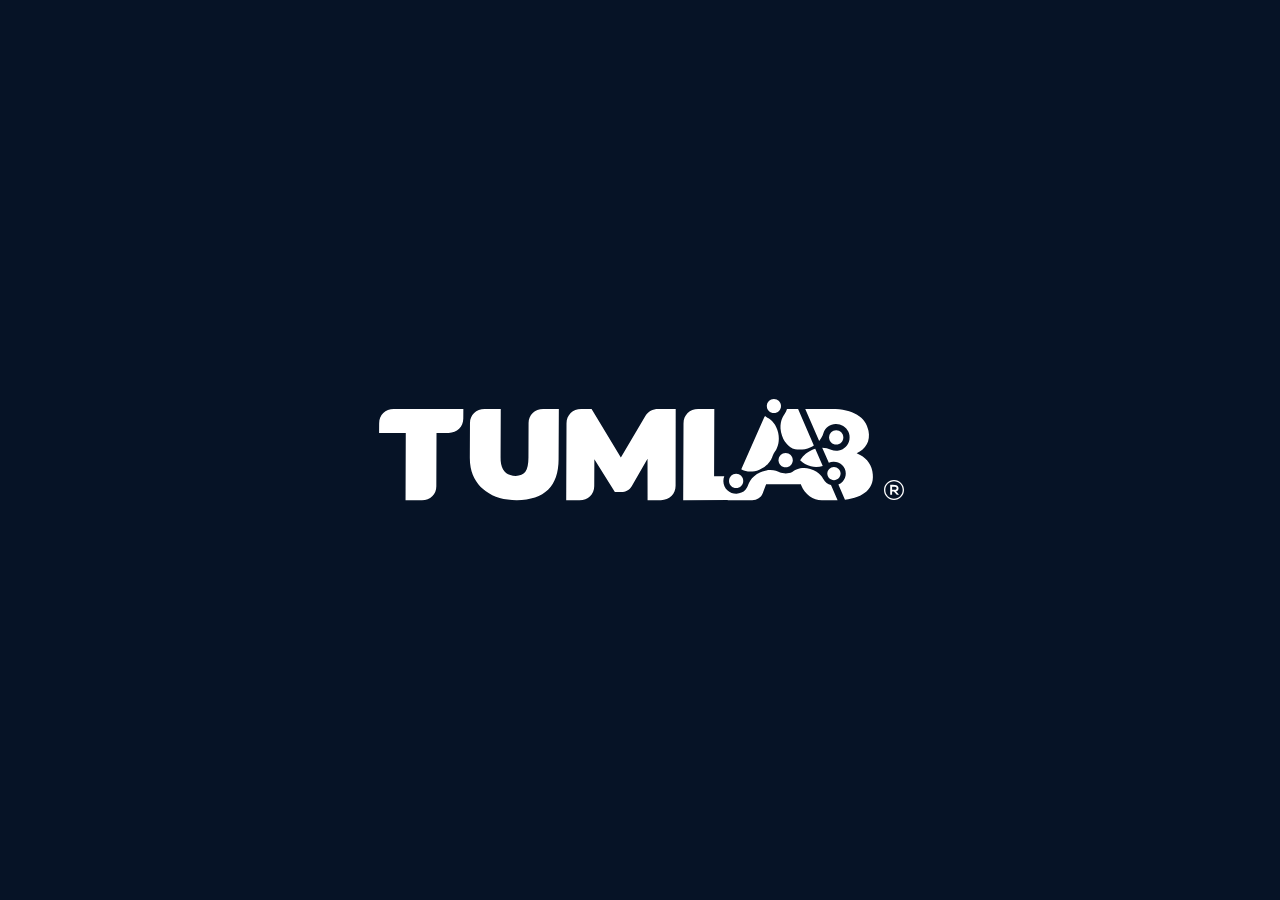
<file: index.html>
<!DOCTYPE html>
<html lang="en">
  <head>
    <title>Tumlab Apps</title>
    <meta charset="UTF-8" />
    <meta http-equiv="X-UA-Compatible" content="IE=edge" />
    <meta name="viewport" content="width=device-width, initial-scale=1.0" />

    <link rel="stylesheet" href="./assets/css/swiper-bundle.min.css" />
    <link rel="stylesheet" href="./assets/css/bootstrap.css" />
    <link rel="stylesheet" href="./style/index.css" />
    <link rel="stylesheet" href="./style/wrapperContent.css" />
    <link rel="stylesheet" href="./style/button.css" />
  </head>
  <body>
    <div class="intro">
      <logo-component animate></logo-component>
    </div>

    <div class="swiper"></div>

    <dialog class="modal-config">
      <div class="modal-center-content">
        <h1
          class="modal-title"
          data-section="configurations"
          data-value="title"
        >
          Configuration
        </h1>
        <div class="wrapper-config">
          <ul class="config-list-tab-desktop"></ul>
          <div class="config-list-content"></div>
        </div>
      </div>
    </dialog>

    <div class="overlay"></div>
    <header class="header" style="display: none">
      <logo-component class="logo" size="20px"></logo-component>
      <ul class="menu-list"></ul>
      <div class="menu-section-btns">
        <div id="menuToggle">
          <input title="menu" type="checkbox" />
          <span></span>
          <span></span>
          <span></span>
          <div id="menu-mobile">
            <h5>Menu</h5>
            <ul class="list-mobile"></ul>
            <hr />
            <div class="btn-sections">
              <button
                title="restart"
                type="button"
                class="btn-icon-mobile btn-restart"
              >
                <svg width="16" height="17" viewBox="0 0 16 17" fill="none">
                  <path
                    fill-rule="evenodd"
                    clip-rule="evenodd"
                    d="M5.33301 1.83333H13.333C14.0663 1.83333 14.6663 2.43333 14.6663 3.16666V11.1667C14.6663 11.9 14.0663 12.5 13.333 12.5H5.33301C4.59967 12.5 3.99967 11.9 3.99967 11.1667V3.16666C3.99967 2.43333 4.59967 1.83333 5.33301 1.83333ZM1.33301 4.49999H2.66634V13.8333H11.9997V15.1667H2.66634C1.93301 15.1667 1.33301 14.5667 1.33301 13.8333V4.49999ZM13.333 11.1667H5.33301V3.16666H13.333V11.1667ZM7.99967 10.1667V4.16666L11.9997 7.16666L7.99967 10.1667Z"
                    fill="#6B7280"
                  />
                </svg>
                Onboarding
              </button>

              <details class="btn-configurations-mobile">
                <summary class="btn-icon-mobile">
                  <svg width="16" height="17" viewBox="0 0 16 17" fill="none">
                    <path
                      d="M12.9533 9.15334C12.98 8.94 13 8.72667 13 8.5C13 8.27334 12.98 8.06 12.9533 7.84667L14.36 6.74667C14.4867 6.64667 14.52 6.46667 14.44 6.32L13.1067 4.01334C13.0267 3.86667 12.8467 3.81334 12.7 3.86667L11.04 4.53334C10.6933 4.26667 10.32 4.04667 9.91333 3.88L9.66 2.11334C9.64 1.95334 9.5 1.83334 9.33333 1.83334H6.66667C6.5 1.83334 6.36 1.95334 6.34 2.11334L6.08667 3.88C5.68 4.04667 5.30667 4.27334 4.96 4.53334L3.3 3.86667C3.14667 3.80667 2.97333 3.86667 2.89333 4.01334L1.56 6.32C1.47333 6.46667 1.51333 6.64667 1.64 6.74667L3.04667 7.84667C3.02 8.06 3 8.28 3 8.5C3 8.72 3.02 8.94 3.04667 9.15334L1.64 10.2533C1.51333 10.3533 1.48 10.5333 1.56 10.68L2.89333 12.9867C2.97333 13.1333 3.15333 13.1867 3.3 13.1333L4.96 12.4667C5.30667 12.7333 5.68 12.9533 6.08667 13.12L6.34 14.8867C6.36 15.0467 6.5 15.1667 6.66667 15.1667H9.33333C9.5 15.1667 9.64 15.0467 9.66 14.8867L9.91333 13.12C10.32 12.9533 10.6933 12.7267 11.04 12.4667L12.7 13.1333C12.8533 13.1933 13.0267 13.1333 13.1067 12.9867L14.44 10.68C14.52 10.5333 14.4867 10.3533 14.36 10.2533L12.9533 9.15334ZM8 10.8333C6.71333 10.8333 5.66667 9.78667 5.66667 8.5C5.66667 7.21334 6.71333 6.16667 8 6.16667C9.28667 6.16667 10.3333 7.21334 10.3333 8.5C10.3333 9.78667 9.28667 10.8333 8 10.8333Z"
                      fill="#6B7280"
                    />
                  </svg>
                  Configuration
                  <svg
                    class="arrow"
                    width="12"
                    height="13"
                    viewBox="0 0 12 13"
                    fill="none"
                  >
                    <path
                      d="M10.8017 9.98569C10.4839 9.98563 10.179 9.86291 9.95433 9.64455L6.00749 5.81043L2.06066 9.64455C1.95009 9.75575 1.81784 9.84445 1.67161 9.90547C1.52538 9.96649 1.36811 9.99861 1.20897 9.99996C1.04982 10.0013 0.892 9.97184 0.744702 9.9133C0.597404 9.85475 0.463583 9.7683 0.351048 9.65898C0.238512 9.54965 0.149516 9.41966 0.0892518 9.27657C0.0289875 9.13347 -0.00133766 8.98016 4.52538e-05 8.82556C0.00142816 8.67096 0.0344918 8.51818 0.0973067 8.37613C0.160122 8.23407 0.25143 8.1056 0.365904 7.99819L5.16012 3.3409C5.38488 3.12262 5.68968 3 6.00749 3C6.32531 3 6.63011 3.12262 6.85487 3.3409L11.6491 7.99819C11.8167 8.16102 11.9308 8.36847 11.977 8.59429C12.0232 8.82011 11.9995 9.05418 11.9088 9.2669C11.8181 9.47962 11.6645 9.66145 11.4674 9.78939C11.2704 9.91733 11.0387 9.98564 10.8017 9.98569Z"
                      fill="white"
                    />
                  </svg>
                </summary>
                <ul class="config-list-tab-mobile"></ul>
              </details>
            </div>
          </div>
        </div>
        <button title="restart" type="button" class="btn-icon btn-restart">
          <svg width="24" height="24" viewBox="0 0 24 24" fill="none">
            <path
              fill-rule="evenodd"
              clip-rule="evenodd"
              d="M8 2H20C21.1 2 22 2.9 22 4V16C22 17.1 21.1 18 20 18H8C6.9 18 6 17.1 6 16V4C6 2.9 6.9 2 8 2ZM2 6H4V20H18V22H4C2.9 22 2 21.1 2 20V6ZM20 16H8V4H20V16ZM12 14.5V5.5L18 10L12 14.5Z"
              fill="white"
            />
          </svg>
        </button>
        <button title="config" type="button" class="btn-icon btn-config">
          <svg width="24" height="24" viewBox="0 0 24 24" fill="none">
            <path
              d="M19.43 12.98C19.47 12.66 19.5 12.34 19.5 12C19.5 11.66 19.47 11.34 19.43 11.02L21.54 9.37C21.73 9.22 21.78 8.95 21.66 8.73L19.66 5.27C19.54 5.05 19.27 4.97 19.05 5.05L16.56 6.05C16.04 5.65 15.48 5.32 14.87 5.07L14.49 2.42C14.46 2.18 14.25 2 14 2H9.99996C9.74996 2 9.53996 2.18 9.50996 2.42L9.12996 5.07C8.51996 5.32 7.95996 5.66 7.43996 6.05L4.94996 5.05C4.71996 4.96 4.45996 5.05 4.33996 5.27L2.33996 8.73C2.20996 8.95 2.26996 9.22 2.45996 9.37L4.56996 11.02C4.52996 11.34 4.49996 11.67 4.49996 12C4.49996 12.33 4.52996 12.66 4.56996 12.98L2.45996 14.63C2.26996 14.78 2.21996 15.05 2.33996 15.27L4.33996 18.73C4.45996 18.95 4.72996 19.03 4.94996 18.95L7.43996 17.95C7.95996 18.35 8.51996 18.68 9.12996 18.93L9.50996 21.58C9.53996 21.82 9.74996 22 9.99996 22H14C14.25 22 14.46 21.82 14.49 21.58L14.87 18.93C15.48 18.68 16.04 18.34 16.56 17.95L19.05 18.95C19.28 19.04 19.54 18.95 19.66 18.73L21.66 15.27C21.78 15.05 21.73 14.78 21.54 14.63L19.43 12.98ZM12 15.5C10.07 15.5 8.49996 13.93 8.49996 12C8.49996 10.07 10.07 8.5 12 8.5C13.93 8.5 15.5 10.07 15.5 12C15.5 13.93 13.93 15.5 12 15.5Z"
              fill="white"
            />
          </svg>
        </button>
      </div>
    </header>

    <main class="main-container"></main>

    <footer class="footer" style="display: none">
      <span class="footer-version">v2.0.0</span>
      <svg width="92" height="65" viewBox="0 0 92 65" fill="none">
        <path
          fill-rule="evenodd"
          clip-rule="evenodd"
          d="M45.0689 4.77838V10.0601L34.5189 30.8351L30.3869 33.5647L45.0689 4.77838Z"
          fill="#384251"
        />
        <path
          fill-rule="evenodd"
          clip-rule="evenodd"
          d="M45.8726 4.77838V9.97282L56.3218 30.6592L60.6295 33.5647L45.8726 4.77838Z"
          fill="#384251"
        />
        <path
          fill-rule="evenodd"
          clip-rule="evenodd"
          d="M45.8726 11.6452V23.8388L54.9158 29.7793L45.8726 11.6452Z"
          fill="#384251"
        />
        <path
          fill-rule="evenodd"
          clip-rule="evenodd"
          d="M45.0689 11.6452V23.8388L36.0134 29.7793L45.0689 11.6452Z"
          fill="#384251"
        />
        <path
          fill-rule="evenodd"
          clip-rule="evenodd"
          d="M36.0134 30.8351L45.3958 24.5849L54.9158 30.8351H36.0134Z"
          fill="#384251"
        />
        <path
          fill-rule="evenodd"
          clip-rule="evenodd"
          d="M34.7832 31.539H56.0588L60.6295 34.5318H30.3869L34.7832 31.539Z"
          fill="#384251"
        />
        <path
          fill-rule="evenodd"
          clip-rule="evenodd"
          d="M13.4994 50.0496H19.1599C20.3574 50.0496 21.3369 51.0304 21.3369 52.2294V58.0091H18.7376V52.9579C18.7376 52.3808 18.2662 51.9102 17.6913 51.9102H14.9694C14.3931 51.9102 13.9231 52.3822 13.9231 52.9579V53.2034H17.6586V54.9262H13.9231V58.0091H11.3238V52.2294C11.3238 51.0304 12.3033 50.0496 13.5008 50.0496H13.4994ZM56.037 50.0592H66.2559V51.9361H62.4782V57.9463H59.8134V51.9361H56.0357V50.0592H56.037ZM84.0167 58.0131H86.7209V53.1952H84.0167V58.0131ZM91.8556 58.0732H89.2781V52.9101C89.2781 52.359 88.8285 51.9089 88.2781 51.9089H82.7334C82.183 51.9089 81.7334 52.359 81.7334 52.9101V58.0732H79.1559V52.4409C79.1559 51.1368 80.2022 50.0714 81.4814 50.0714H89.5301C90.8093 50.0714 91.8556 51.1382 91.8556 52.4409V58.0732ZM67.2722 50.0783V55.7106C67.2722 57.0146 68.3185 58.08 69.5977 58.08H75.013C76.2923 58.08 77.3385 57.0133 77.3385 55.7106V50.0783H74.761V55.2413C74.761 55.7924 74.3114 56.2426 73.761 56.2426H70.8511C70.3007 56.2426 69.8511 55.7924 69.8511 55.2413V50.0783H67.2736H67.2722ZM55.0425 58.0732V52.4409C55.0425 51.1368 53.9962 50.0714 52.717 50.0714H47.3017C46.0225 50.0714 44.9762 51.1382 44.9762 52.4409V58.0732H47.5537V52.9101C47.5537 52.359 48.0033 51.9089 48.5537 51.9089H51.4637C52.014 51.9089 52.4636 52.359 52.4636 52.9101V58.0732H55.0412H55.0425ZM35.6428 50.0783H43.7242V52.0194H33.9781V51.7465C33.9781 50.8299 34.7273 50.0783 35.6442 50.0783H35.6428ZM43.7242 55.0163V53.0752H33.835V55.0163H43.7242ZM35.6428 58.0732H43.7242V56.1321H33.9781V56.4049C33.9781 57.3216 34.7273 58.0732 35.6442 58.0732H35.6428ZM24.5616 58.0091H32.6198V56.1334H26.0629C25.4771 56.1334 24.9975 55.6533 24.9975 55.0667V50.0496H22.5426V55.9875C22.5426 57.0992 23.4513 58.0104 24.563 58.0104L24.5616 58.0091ZM0.00137329 50.0605H10.2203V51.9375H6.4425V57.9477H3.77777V51.9375H0.00137329V50.0605Z"
          fill="#384251"
        />
        <path
          d="M68.219 60.8204C67.9997 60.7495 67.7708 60.7141 67.5379 60.7141C67.2422 60.7141 66.9671 60.7645 66.7177 60.8627C66.4671 60.9609 66.2355 61.111 66.0284 61.3115C65.8145 61.5202 65.6538 61.7548 65.5502 62.0113C65.4453 62.265 65.3936 62.5515 65.3936 62.8625C65.3936 63.2185 65.4726 63.55 65.6292 63.8501C65.7859 64.1488 66.0134 64.4039 66.3063 64.6071C66.4848 64.7299 66.6769 64.824 66.8771 64.8868C67.0815 64.9509 67.2913 64.9823 67.5038 64.9823C67.7504 64.9823 67.9915 64.9454 68.2204 64.8704C68.4493 64.7968 68.6673 64.6849 68.8675 64.5403L68.9166 64.5048V63.5213L68.7108 63.7614C68.5501 63.9497 68.3689 64.0929 68.1754 64.1856C67.7776 64.378 67.2736 64.3725 66.8731 64.1625C66.6673 64.0533 66.4902 63.8965 66.3486 63.6946C66.2695 63.58 66.2082 63.4518 66.1687 63.314C66.1292 63.1762 66.1088 63.0207 66.1088 62.8529C66.1088 62.6415 66.1428 62.4464 66.211 62.2732C66.2777 62.1013 66.3812 61.9417 66.5161 61.8012C66.6455 61.6675 66.8009 61.5598 66.9793 61.4834C67.1564 61.407 67.3417 61.3688 67.527 61.3688C67.7613 61.3688 67.9765 61.4138 68.1673 61.5011C68.3594 61.5898 68.5446 61.7289 68.7163 61.9158L68.9193 62.1382V61.1792L68.8689 61.1437C68.6577 60.9964 68.4397 60.8859 68.2218 60.8164L68.219 60.8204Z"
          fill="#384251"
        />
        <path
          d="M77.5415 62.025C77.4339 61.7671 77.2772 61.5352 77.0729 61.3375C76.8713 61.141 76.6342 60.9869 76.3672 60.8805C75.8359 60.6677 75.2392 60.6677 74.7092 60.8805C74.4449 60.9869 74.2079 61.141 74.0049 61.3375C73.8005 61.5366 73.6412 61.7685 73.5308 62.0277C73.4232 62.2855 73.3687 62.5624 73.3687 62.8502C73.3687 63.138 73.4232 63.4136 73.5308 63.67C73.6398 63.9279 73.7992 64.1597 74.0035 64.3589C74.2052 64.5553 74.4422 64.7108 74.7079 64.82C74.9722 64.9277 75.2501 64.9823 75.5334 64.9823C75.8168 64.9823 76.0961 64.9277 76.3631 64.82C76.6301 64.7108 76.8672 64.5553 77.0702 64.3589C77.2745 64.1597 77.4325 63.9278 77.5388 63.6714C77.6451 63.415 77.6996 63.1394 77.6996 62.8502C77.6996 62.561 77.6451 62.2828 77.5388 62.025H77.5415ZM76.9898 63.4559C76.9108 63.6468 76.7963 63.816 76.6465 63.9674C76.4939 64.1202 76.3236 64.2361 76.1342 64.3152C75.9449 64.3944 75.746 64.4339 75.5362 64.4339C75.3264 64.4339 75.1247 64.3944 74.9367 64.3152C74.7501 64.2361 74.5798 64.1202 74.4259 63.966C74.2733 63.8119 74.1588 63.6414 74.0812 63.4518C74.0035 63.2635 73.9654 63.0617 73.9654 62.8489C73.9654 62.6361 74.0049 62.4301 74.0839 62.2378C74.1629 62.0454 74.2774 61.8735 74.4272 61.7208C74.5744 61.5707 74.7419 61.4561 74.9327 61.377C75.1234 61.2979 75.325 61.2583 75.5375 61.2583C75.7501 61.2583 75.9503 61.2979 76.1383 61.377C76.3277 61.4561 76.498 61.5707 76.6478 61.7208C76.7963 61.8694 76.9108 62.04 76.9898 62.235C77.0688 62.4287 77.1083 62.6347 77.1083 62.8489C77.1083 63.063 77.0688 63.2635 76.9898 63.4545V63.4559Z"
          fill="#384251"
        />
        <path
          d="M84.3287 62.7725C84.5276 62.5869 84.6284 62.3168 84.6284 61.969C84.6284 61.7712 84.593 61.5898 84.5249 61.4261C84.454 61.257 84.3532 61.1205 84.2238 61.0196C84.1202 60.9405 83.999 60.8832 83.8628 60.8505C83.7333 60.8191 83.5399 60.8041 83.2715 60.8041H82.2538V64.8786H82.9337V63.1926L84.2224 64.8786H85.1039L83.6339 63.0412C83.9268 63.018 84.1598 62.9266 84.3273 62.7711L84.3287 62.7725ZM82.8165 62.5938V61.3102H83.1639C83.514 61.3102 83.751 61.3593 83.875 61.4575C83.999 61.5571 84.0603 61.7289 84.0603 61.9745C84.0603 62.2036 84.0004 62.3632 83.8791 62.4546C83.7579 62.5474 83.5195 62.5924 83.1625 62.5924H82.8151L82.8165 62.5938Z"
          fill="#384251"
        />
        <path
          d="M91.56 61.0182C91.4496 60.9418 91.3188 60.8859 91.1731 60.8532C91.0314 60.8218 90.8148 60.8054 90.526 60.8054H89.605V64.8799H90.2848V63.1557H90.526C90.8189 63.1557 91.0314 63.1407 91.1744 63.108C91.3216 63.0753 91.451 63.018 91.56 62.9402C91.6989 62.842 91.8093 62.7056 91.8856 62.5337C91.9619 62.3659 92 62.1804 92 61.9785C92 61.7766 91.9619 61.5911 91.8856 61.4247C91.8079 61.2542 91.6989 61.1164 91.5586 61.0182H91.56ZM91.1867 62.4873C91.0518 62.5801 90.7875 62.6251 90.3979 62.6251H90.1677V61.3415H90.3979C90.7821 61.3415 91.0436 61.392 91.1826 61.4916C91.3216 61.5911 91.391 61.763 91.391 62.0072C91.391 62.2363 91.3229 62.3959 91.1881 62.4873H91.1867Z"
          fill="#384251"
        />
        <path
          fill-rule="evenodd"
          clip-rule="evenodd"
          d="M45.5089 0C32.4236 0 21.8151 10.543 21.8151 23.5482C21.8151 36.5534 32.4236 47.0964 45.5089 47.0964C58.5941 47.0964 69.2027 36.5534 69.2027 23.5482C69.2027 10.543 58.5941 0 45.5089 0ZM45.5089 42.8104C34.835 42.8104 26.1828 34.1471 26.1828 23.4595C26.1828 12.7719 34.835 4.10862 45.5089 4.10862C56.1828 4.10862 64.835 12.7719 64.835 23.4595C64.835 34.1471 56.1828 42.8104 45.5089 42.8104Z"
          fill="#384251"
        />
        <path
          fill-rule="evenodd"
          clip-rule="evenodd"
          d="M0.00137329 60.7141V65H63.9222V60.7141H0.00137329Z"
          fill="#384251"
        />
      </svg>
    </footer>

    <script src="./assets/js/swiper-bundle.min.js" defer></script>
    <script
      src="./assets/js/bootstrap.bundle.min.js"
      type="text/javascript"
      defer
    ></script>
    <script src="./components/Logo.js" defer></script>
    <script src="app.js" type="module" defer></script>
  </body>
</html>
</file>
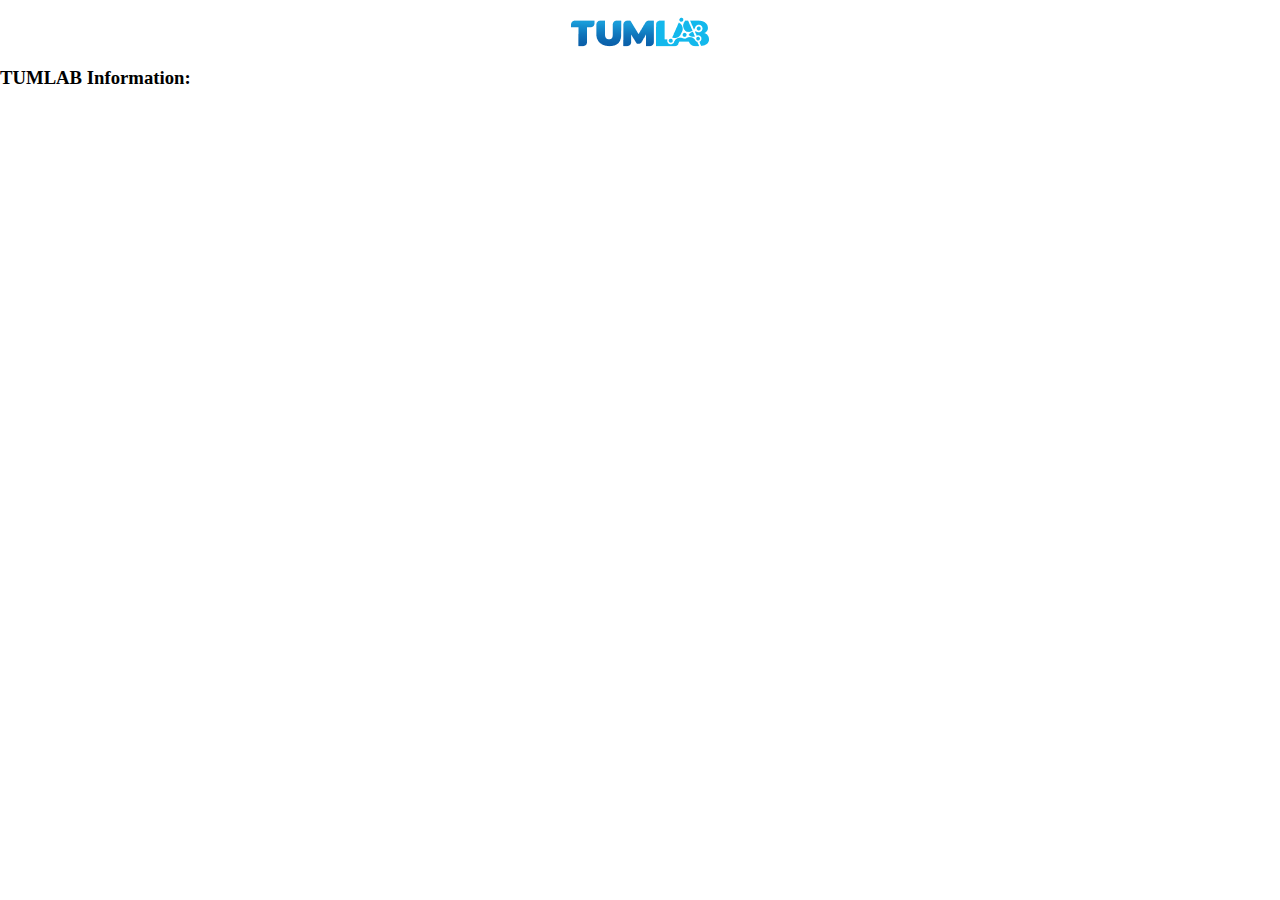
<file: info/index.html>
<!DOCTYPE html>
<html>
  <head>
    <title>Visualización de JSON en una caja de texto</title>

    <link rel="stylesheet" href="main.css" />
  </head>
  <body>
    <header>
      <div class="container">
        <img src="logo.png" alt="Tumlab logo" />
      </div>
    </header>

    <div class="container">
      <h3 class="title">TUMLAB Information:</h3>
      <div id="jsonOutput"></div>
    </div>

    <script type="text/javascript" src="json-viewer.min.js"></script>
    <script type="text/javascript">
      var jsonUrl = "http://tumlab.local/info/agent.json"; // Variable global con la ruta externa del JSON

      // Realiza una solicitud HTTP GET para obtener el contenido del archivo JSON
      fetch(jsonUrl)
        // .then((response) => response.json()) // Convierte el contenido en un objeto JSON
        .then((response) => response.text())
        .then((data) => {
          // Muestra el objeto JSON en el textarea
          const tree = jsonview.create(data);
          jsonview.render(tree, document.querySelector("#jsonOutput"));

          // Todos desplegados, si no se quieren desplegados comentar linea
          jsonview.expand(tree);
        })
        .catch((error) =>
          console.error("Error al cargar el archivo JSON:", error)
        );
    </script>
  </body>
</html>
</file>
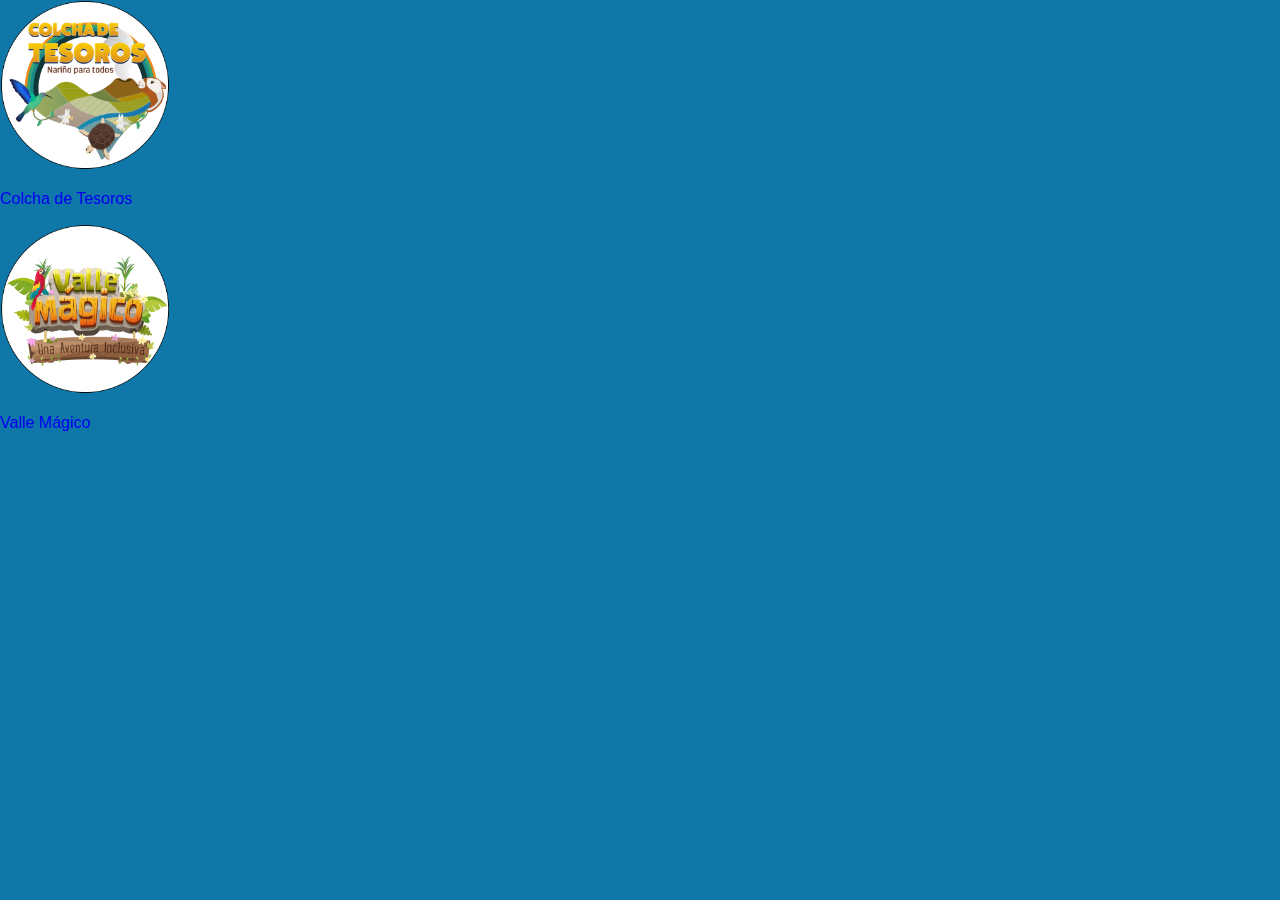
<file: apps.html>
<!DOCTYPE html>
<html lang="en">
  <head>
    <meta charset="UTF-8" />
    <meta http-equiv="X-UA-Compatible" content="IE=edge" />
    <meta name="viewport" content="width=device-width, initial-scale=1.0" />
    <link rel="stylesheet" href="apps.css" />
    <title>Apps</title>
  </head>
  <body>
    <div class="o-container-apps">
      <div class="layer"></div>
    </div>
    <div class="o-container-grid">
      <div class="o-content-grid">
        <div class="o-app-grid">
          <div class="o-content-cards">
            <!-- Aquí se cambia el link de la app -->
            <a
              href="https://www.google.com/"
              target="_blank"
              rel="noopener noreferrer"
            >
              <div class="o-card">
                <div class="o-card-app">
                  <img
                    src="/images/logo-colchadetesoros.png"
                    alt="card"
                    style="width: 170px"
                  />
                </div>
                <p>Colcha de Tesoros</p>
              </div>
            </a>
          </div>

          <div class="o-content-cards">
            <!-- Aquí se cambia el link de la app -->
            <a
              href="https://www.google.com/"
              target="_blank"
              rel="noopener noreferrer"
            >
              <div class="o-card">
                <div class="o-card-app">
                  <img
                    src="/images/logo-vallemagico.png"
                    alt="card"
                    style="width: 170px"
                  />
                </div>
                <p>Valle Mágico</p>
              </div>
            </a>
          </div>
        </div>
      </div>
    </div>
  </body>
</html>
</file>
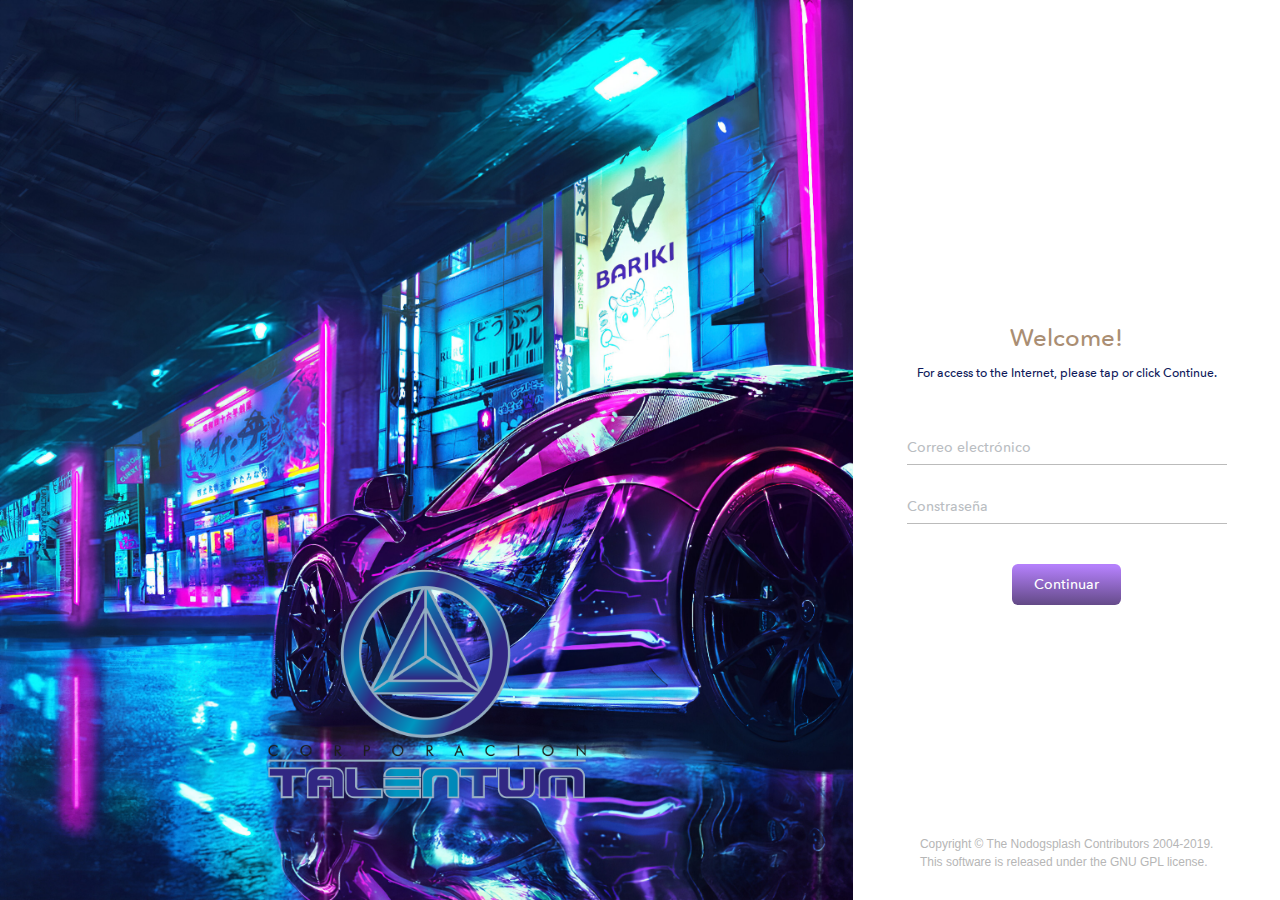
<file: splash.html>
<!DOCTYPE html>
<html lang="en">
  <head>
    <meta charset="UTF-8" />
    <meta http-equiv="X-UA-Compatible" content="IE=edge" />
    <meta name="viewport" content="width=device-width, initial-scale=1.0" />
    <link
      rel="stylesheet"
      href="libs/bootstrap-4.5.3-dist/css/bootstrap.min.css"
    />
    <link rel="stylesheet" href="splash.css" />
    <title>splash</title>
  </head>
  <body>
    <div class="o-container-login">
      <div class="o-content-login">
        <div class="col-12 col-md-6 col-lg-7 col-xl-8 o-fondo-login">
          <div class="o-container-logo-login text-center">
            <img class="o-logo-login" src="/images/logo.png" alt="logo" />
          </div>
        </div>
        <div class="col-12 col-md-6 col-lg-5 col-xl-4 o-fondo-card">
          <div class="o-container-card-login pt-md-2">
            <div class="card o-card-login" id="Position-Card">
              <div class="card-body">
                <div class="text-center title-sign-in o-font-medium pb-2 pt-3">
                  Welcome!
                </div>
                <div class="text-welcome-login o-font-medium text-center pb-4">
                  For access to the Internet, please tap or click Continue.
                </div>
                <div class="container-form">
                  <!-- Aquí se cambia el link cuando ingresa -->
                  <form action="https://www.google.com/">
                    <div class="input-group pt-4">
                      <input
                        type="text"
                        class="form-control input-login"
                        value=""
                        placeholder="Correo electrónico"
                      />
                    </div>
                    <div class="input-group pt-4">
                      <input
                        type="text"
                        class="form-control input-login"
                        value=""
                        placeholder="Constraseña"
                      />
                    </div>
                    <div class="pb-3 pt-4"></div>
                    <div class="text-center">
                      <button class="o-btn-continuar" type="submit">
                        Continuar
                      </button>
                    </div>
                  </form>
                </div>
              </div>
            </div>
          </div>
          <div class="d-flex justify-content-center">
            <div class="o-text-derechos-reservados">
              Copyright &copy; The Nodogsplash Contributors 2004-2019.<br />This
              software is released under the GNU GPL license.
            </div>
          </div>
        </div>
      </div>
    </div>
    <script src="libs/jquery-3.5.1/jquery.js"></script>
    <script src="libs/bootstrap-4.5.3-dist/js/bootstrap.min.js"></script>
  </body>
</html>
</file>
<file: style/wrapperContent.css>
.wrapper-container {
  position: relative;
  height: 100dvh;
  width: 100dvw;
  display: flex;
  opacity: 1;
  flex-direction: column;
  justify-content: center;
  font-family: "Open Sans";
}

.active {
  animation: fadeIn 1s forwards;
}

.wrapper-container::before {
  content: "";
  position: absolute;
  top: 0;
  left: 0;
  width: 100%;
  height: 100%;
  background: var(--overlayColor);
  z-index: 1;
}

.info {
  position: relative;
  z-index: 2;
  margin: 0 58px;
}

.info small {
  font-size: 16px;
  color: rgba(255, 255, 255, 0.6);
}

.info h1 {
  font-family: "Open Sans";
  font-size: clamp(30px, 5vw, 42px);
  font-style: normal;
  font-weight: 700;
  line-height: 40px;
  color: #e3e3e3;
  margin: 0 0 20px 0;
}

.info-content {
  max-width: 626px;
  overflow: hidden;
  color: #fff;
  font-size: clamp(12px, 2.5vw, 18px);
  font-style: normal;
  font-weight: 400;
  line-height: 24px;
  letter-spacing: 0.25px;
  margin: 0 0 28px 0;
}

.info-content p {
  color: rgba(255, 255, 255, 0.6);
}

.info-content ol {
  color: rgba(255, 255, 255, 0.6);
  list-style: none;
  counter-reset: item;
  padding-left: 0;
}

.info-content ol li {
  color: rgba(255, 255, 255, 0.6);
}

.info-content ol li::before {
  content: counter(item) ".";
  counter-increment: item;
  color: #fff;
}

.info-content ol li:not(:last-child) {
  margin-bottom: 20px;
}

.info-content ol li strong {
  color: #fff;
}

.section-buttons {
  display: flex;
  flex-wrap: wrap;
  gap: 20px;
}

.wrapper-img,
.wrapper-video {
  position: absolute;
  top: 0;
  left: 0;
  width: 100%;
  height: 100%;
  object-fit: cover;
  z-index: 0;
}

.swiper-horizontal > .swiper-pagination-bullets .swiper-pagination-bullet,
.swiper-pagination-horizontal.swiper-pagination-bullets
  .swiper-pagination-bullet {
  width: 12px;
  height: 12px;
}

@media screen and (width <= 864px) {
  .info {
    margin: 0 1.5rem;
  }
}

@media screen and (width <= 500px) {
  .info {
    margin: 0 1rem;
  }
}
</file>
<file: style/button.css>
.button,
.link-btn {
  display: flex;
  align-items: center;
  gap: 6px;
  font-family: "Open Sans";
  font-size: 14px;
  font-style: normal;
  font-weight: 400;
  line-height: 20px;
  letter-spacing: 0.1px;
  transition: transform 0.2s ease-out;
}

.button:hover,
.link-btn:hover {
  background-color: #fff;
  color: #000;
  transform: scale(1.1);
}

.button:hover svg path,
.btn-icon:hover svg path,
.link-btn:hover svg path {
  fill: #000;
}

.primary-button {
  background-color: rgba(68, 71, 70, 0.6);
  padding: 10px 16px;
  border-radius: 44px;
}

.secondary-button {
  background-color: transparent;
  padding: 10px 16px 10px 12px;
  border-radius: 44px;
  border: 1.5px solid #c4c7c5;
}

.btn-icon {
  padding: 0.5rem;
  border-radius: 50%;
}

.btn-icon:hover {
  background-color: #fff;
}

.btn-play {
  padding: 1rem 2rem;
}
</file>
<file: info/main.css>
* {
  margin: 0;
  padding: 0;
  box-sizing: border-box;
}

header {
  display: block;
  text-align: center;
  padding: 16px;
}

.title {
  display: block;
  margin-bottom: 16px;
}

#jsonOutput {
  max-width: 100%;
  max-height: 70vh;
  overflow-y: auto;
}

#jsonOutput .json-container {
  padding: 16px;
}

@media (prefers-color-scheme: dark) {
  #jsonOutput .json-container {
    background-color: #222222;
  }

  #jsonOutput .json-container .json-key {
    color: #CCC;
  }
}

.container {
  position: relative;
  max-width: 1280px;
  margin: 0 auto;
}

body {
  font-family: Monserrat, 'sans-serif';
}
</file>
<file: apps.css>
@font-face {
  font-family: "Avenir Next Rounded Pro Medium";
  font-style: normal;
  font-weight: normal;
  src: local("Avenir Next Rounded Pro Medium"),
    url(./fonts/AvenirNextRoundedProMedium.woff) format("woff");
}
@font-face {
  font-family: "Avenir Next Rounded Pro Regular";
  font-style: normal;
  font-weight: normal;
  src: local("Avenir Next Rounded Pro Regular"),
    url(./fonts/AvenirNextRoundedProRegular.woff) format("woff");
}
@font-face {
  font-family: "Montserrat-Regular";
  font-style: normal;
  font-weight: normal;
  src: local("Montserrat-Regular"),
    url(./fonts/Montserrat-Regular.ttf) format("truetype");
}
@font-face {
  font-family: "Montserrat-Medium";
  font-style: normal;
  font-weight: normal;
  src: local("Montserrat-Medium"),
    url(./fonts/Montserrat-Medium.ttf) format("truetype");
}
@font-face {
  font-family: "Montserrat-Bold";
  font-style: normal;
  font-weight: normal;
  src: local("Montserrat-Bold"),
    url(./fonts/Montserrat-Bold.ttf) format("truetype");
}
body {
  font-family: "Montserrat", sans-serif;
  margin: 0;
  padding: 0;
  background: #0f78a9;
}
a {
  text-decoration: none;
}

.container nav {
  width: 100%;
  height: 3rem;
  background: #ffffff;
  display: flex;
  align-items: center;
  padding-left: 1rem;
  box-sizing: border-box;
}
.container main {
  /* background-color: yellow; */
  height: calc(100vh - 3rem);
  display: flex;
  flex-direction: column;
  justify-content: space-between;
  align-items: center;
}
.logo {
  margin-top: 8%;
  padding: 0 8%;
  display: flex;
  flex-direction: column;
  align-items: center;
}
.logo p {
  color: #ffffff;
  font-family: "Montserrat-Regular";
  font-weight: 400;
  font-size: 16px;
  line-height: 140%;
  text-align: center;
  letter-spacing: 0.55px;
  margin-top: 2rem;
}
.container__cards {
  width: 100%;
  margin-bottom: 2rem;
  /* background-color: #ffffff; */
}
.container__cards h4 {
  text-align: center;
  padding: 0;
  margin: 0 0 25px 0;
  font-family: "Montserrat-Medium";
  font-style: normal;
  font-weight: 500;
  font-size: 24px;
  line-height: 29px;
  text-align: center;
  letter-spacing: 0.55px;
  color: #ffffff;
}

.cards_slice {
  width: 100%;
  /*  background-color: #819eac; */
  box-sizing: border-box;
  padding: 0 4%;
  display: flex;
  /* overflow-x: hidden; */
}

.cards_slice .card {
  width: 17.25rem;
  height: 9.25rem;
  background: #ffffff;
  box-shadow: 0px 7.2918px 21.8754px rgba(129, 129, 129, 0.15);
  border-radius: 9.11475px;
  display: flex;
  align-items: center;
  justify-content: center;
  margin-right: 2.375rem;
  padding: 0 0.7rem;
  box-sizing: border-box;
  cursor: pointer;
}

.cards_slice .card:hover {
  animation: pulse 1s;
  filter: drop-shadow(0 7.29px 21.88px rgba(129, 129, 129, 0.15));
}

#content {
  padding: 0 4%;
}

.cards_slice .card img {
  width: 100%;
}

.container_content {
  display: flex;
  margin-top: 2rem;
}

.container_left {
  width: 50%;
}

.container_right {
  width: 50%;
}

.container_right img {
  position: absolute;
  top: -22px;
  right: 2px;
}

.p_container_left {
  /* Desktop/regular/18px */

  font-family: "Montserrat";
  font-style: normal;
  font-weight: 400;
  font-size: 18px;
  line-height: 140%;
  /* or 25px */

  letter-spacing: 0.55px;

  /* Text */

  color: #272626;
}

/* .container_left img {
  margin-left: -4rem;
} */

.btn_go {
  background: #0c5eaa;
  border-radius: 4px;
  padding: 10px 24px 10px 24px;
  border: none;
  color: white;
  cursor: pointer;
  font-weight: bold;
  display: flex;
  gap: 10px;
  width: fit-content;
}

.btn_go:hover{
  background: #127ADA;
}

@media (max-width: 1200px) {
  .logo {
    margin-top: 10%;
    padding: 0 8%;
    display: flex;
    flex-direction: column;
    align-items: center;
  }
  .logo img {
    width: 50%;
  }
}
</file>
<file: splash.css>
@font-face {
  font-family: "Avenir Next Rounded Pro Medium";
  font-style: normal;
  font-weight: normal;
  src: local("Avenir Next Rounded Pro Medium"),
    url(/fonts/AvenirNextRoundedProMedium.woff) format("woff");
}
@font-face {
  font-family: "Avenir Next Rounded Pro Regular";
  font-style: normal;
  font-weight: normal;
  src: local("Avenir Next Rounded Pro Regular"),
    url(/fonts/AvenirNextRoundedProRegular.woff) format("woff");
}
.o-font-medium {
  font-family: "Avenir Next Rounded Pro Medium";
  letter-spacing: 0px;
  opacity: 1;
}
.o-font-regular {
  font-family: "Avenir Next Rounded Pro Regular";
  letter-spacing: 0px;
  opacity: 1;
}
body {
  margin: 0;
  padding: 0;
}
.o-container-login {
  width: 100%;
  height: 100vh;
}
.o-content-login {
  display: flex;
  justify-content: center;
  width: 100%;
}
/* Estilos del fondo en la columna izquierda */
/* Aquí se cambia el background image del login */
.o-fondo-login {
  background-image: url(/images/bg.jpg);
  background-repeat: no-repeat;
  background-size: cover;
  height: 100vh;
  width: 100%;
  padding: 0;
}
/* Estilos del fondo en el card del login */
.o-fondo-card {
  background: #ffffff;
  height: 100vh;
  width: 100%;
  display: flex;
  flex-direction: column;
  justify-content: center;
  padding: 0;
  /* align-items: center; */
}
.o-container-logo-login {
  position: absolute;
  /* background-color: turquoise; */
  height: 100%;
  width: 100%;
  display: flex;
  justify-content: center;
  align-items: flex-end;
  z-index: 2;
}
.o-logo-login {
  width: 400px;
  opacity: 1;
  margin-bottom: 1rem;
}
.o-fondo-card {
  background: #fff;
  display: flex;
  flex-direction: column;
  justify-content: center;
}
.o-container-loading-login {
  position: absolute;
  /* background-color: aquamarine; */
  width: 100%;
  height: 3rem;
  top: 0;
  display: flex;
  justify-content: flex-end;
  align-items: center;
  padding-right: 1.3rem;
  /* color: aliceblue; */
}
.loader {
  margin-left: 6.2rem;
  margin-top: -0.8rem;
  font-size: 5px;
  width: 1em;
  height: 1em;
  border-radius: 50%;
  -webkit-animation: load5 1.1s ease infinite;
  animation: load5 1.1s ease infinite;
  transform: translateZ(0);
}
.o-container-card-login {
  width: 100%;
  display: flex;
  justify-content: center;
}
.o-card-login {
  border: 0;
  background-color: #fffffff5;
  border-radius: 30px 30px 0px 0px;

  -webkit-animation: slideInDown 2.3s 1; /* Safari 4+ */
  -moz-animation: slideInDown 2.3s 1; /* Fx 5+ */
  -o-animation: slideInDown 2.3s 1; /* Opera 12+ */
  animation: slideInDown 2.3s 1; /* IE 10+, Fx 29+ */
  max-width: 35rem;
}
.container-form {
  width: 20rem;
  margin-left: auto;
  margin-right: auto;
  /* background-color: #f52525f5; */
}
.card-body {
  -ms-flex: 1 1 auto;
  flex: 1 1 auto;
  min-height: 1px;
  padding: 1.25rem;
}
.title-register,
.title-sign-in {
  font-size: 24px;
  color: #aa8e73;
  opacity: 1;
  font-style: normal;
}
.text-welcome-login {
  color: #0e195a;
  opacity: 1;
  font-size: 12px;
}
.container-form {
  width: 20rem;
  margin-left: auto;
  margin-right: auto;
}
.input-group {
  position: relative;
  display: -ms-flexbox;
  display: flex;
  -ms-flex-wrap: wrap;
  flex-wrap: wrap;
  -ms-flex-align: stretch;
  align-items: stretch;
  width: 100%;
}
.form-label {
  position: absolute;
  left: 0;
  top: 32px;
  font-family: "Avenir Next Rounded Pro Medium";
  letter-spacing: 0;
  color: #707070;
  opacity: 0.64;
  font-size: 14px;
  z-index: 1;
  transition: transform 0.15s ease-out, font-size 0.15s ease-out;
  cursor: text;
}
.input-login {
  padding: 0rem;
  border: 0.5px solid #707070;
  border-top: 0px solid;
  border-right: 0px solid;
  border-left: 0px solid;
  margin: 0;
  border-radius: 0;

  font-family: "Avenir Next Rounded Pro Medium";
  letter-spacing: 0px;
  color: #707070;
  background: transparent;
  opacity: 0.47;
  font-size: 14px;
  outline: none !important;
}
input.input-login:focus {
  border-color: inherit;
  -webkit-box-shadow: none;
  box-shadow: none;
  background: transparent;
}
.form-label {
  position: absolute;
  left: 0;
  top: 32px;
  font-family: "Avenir Next Rounded Pro Medium";
  letter-spacing: 0px;
  color: #707070;
  opacity: 0.64;
  font-size: 14px;
  z-index: 1;
  transition: transform 150ms ease-out, font-size 150ms ease-out;
  cursor: text;
}
.focused .form-label {
  transform: translateY(-126%);
  color: #59595b;
  font-size: 10px;
}
.input-group-text {
  position: absolute;
  border-top: 0px solid;
  border-right: 0px solid;
  border-left: 0px solid;
  border-bottom: 0px solid;
  color: #707070;
  background: transparent;
  opacity: 1;
  margin-left: -2rem;
  z-index: 20;
}
.o-btn-continuar {
  background: linear-gradient(
    1deg,
    rgba(98, 73, 133, 1) 0%,
    rgba(180, 128, 251, 1) 94%
  );
  color: #ffffff;
  border-radius: 6px;
  font-family: "Avenir Next Rounded Pro Medium";
  font-size: 14px;
  padding: 10px 22px;
  border: 0;
  transition: background-color 0.5s;
  transition: color 0.5s;
  outline: none;
}
.o-btn-continuar:hover {
  background: linear-gradient(
    1deg,
    rgba(98, 73, 133, 1) 0%,
    rgba(180, 128, 251, 1) 94%
  );

  color: #aa8e73;
}
.o-text-derechos-reservados {
  position: absolute;
  bottom: 1.8rem;
  font-size: 12px;
  color: #b6b6b6;
  z-index: 1;
}
@media only screen and (max-width: 767px) {
  .o-container-logo-login {
    align-items: flex-start;
    z-index: 0;
  }
  .o-logo-login {
    width: 310px;
    margin-top: 10%;
  }
  .o-fondo-card {
    background: transparent;
    position: absolute;
    width: 100%;
    height: 100%;
    justify-content: flex-end;
    z-index: 0;
  }
  .container-form,
  .o-card-login {
    width: 100%;
  }
  .o-text-derechos-reservados {
    position: absolute;
    z-index: 1;
  }
  .container-form {
    margin-bottom: 5rem;
  }
}
</file>
<file: style/index.css>
@import "../assets/css/animate.css";
@font-face {
  font-family: "Open Sans";
  src: url("../assets/fonts/OpenSans-Regular.ttf");
  font-style: normal;
  font-weight: 400;
}

@font-face {
  font-family: "Open Sans";
  src: url("../assets/fonts/OpenSans-Bold.ttf");
  font-style: normal;
  font-weight: 700;
}

:root {
  --overlayColor: rgba(8, 21, 42, 0.5);
}

@keyframes grow {
  0% {
    transform: scale(0);
    opacity: 0;
  }

  50% {
    transform: scale(1.1);
    opacity: 1;
  }

  100% {
    transform: scale(1);
  }
}

@keyframes growCircle {
  0% {
    clip-path: circle(0%);
    background-color: #fff;
  }

  100% {
    background-color: #fff;
    clip-path: circle(100%);
  }
}

@keyframes changeColor {
  0% {
    fill: white;
  }
  100% {
    fill: #061326;
  }
}

@keyframes fade {
  0% {
    visibility: visible;
  }

  100% {
    visibility: hidden;
  }
}

body {
  background: #061326;
  color: white;
  font-family: "Open Sans", sans-serif;
  display: flex;
  flex-direction: column;
  min-height: 100dvh;
}

button {
  all: unset;
}

a {
  text-decoration: none;
  color: #fff;
}

ul {
  margin: 0;
  padding: 0;
  list-style: none;
}

hr {
  opacity: 1;
}

/* Intro Start */

.intro {
  position: fixed;
  width: 100dvw;
  height: 100dvh;
  display: flex;
  justify-content: center;
  align-items: center;
  clip-path: circle(100%);
  animation: growCircle 750ms 1.6s linear forwards, fadeOut 2s 4s forwards;
  z-index: 9999;
}

.logo-svg {
  animation: zoomIn 1s, fadeOut 2s 4s forwards;
  transform-origin: 50% 50%;
  z-index: 2;
}

.logo-svg path {
  animation: changeColor 505ms linear forwards;
  animation-delay: 1.5s;
}

.remove-intro {
  animation: fade 1s;
  animation-fill-mode: forwards;
}

/* Intro end */

/* Swiper start */

.remove {
  opacity: 0;
  transition: opacity 0.3s;
}

.swiper {
  z-index: 9999;
}

.swiper-container {
  animation: fadeIn 500ms;
}

.swiper-button-container {
  width: 100%;
  position: relative;
  z-index: 3;
  display: flex;
  align-items: flex-start;
  flex-direction: row-reverse;
  justify-content: flex-end;
  gap: 20px;
  transform: translateX(60px);
}

.swiper-button-next,
.swiper-button-prev {
  position: relative;
  width: 7.5rem;
  max-height: 3rem;
  color: #fff;
}

.swiper-button-prev {
  background-color: transparent;
  border-radius: 44px;
  border: 1.5px solid #c4c7c5;
  left: 60px;
}

.swiper-button-next {
  background-color: rgba(68, 71, 70, 0.6);
  border-radius: 44px;
}

.swiper-button-next::after,
.swiper-button-prev::after {
  content: "";
}

.swiper-button-next:hover,
.swiper-button-prev:hover {
  background-color: #fff;
  color: #000;
  transform: scale(1.1);
}

.swiper-button-next:hover svg path,
.swiper-button-prev:hover svg path {
  fill: #000;
}

.swiper-pagination {
  position: relative;
  text-align: right;
}

.swiper-horizontal > .swiper-pagination-bullets,
.swiper-pagination-bullets.swiper-pagination-horizontal,
.swiper-pagination-custom,
.swiper-pagination-fraction {
  bottom: 274px;
  left: -58px;
  width: 100%;
}

.swiper-pagination span {
  background-color: #fff;
}

/* Swiper end */

/* header start */

.header {
  padding: 22px 0;
  display: flex;
  justify-content: space-between;
  align-items: center;
  position: relative;
  z-index: 3;
}

.header .logo {
  cursor: pointer;
  margin-left: 3.625rem;
  position: relative;
}

.header .menu-list {
  display: flex;
  gap: 1rem;
  padding: 0 1rem;
  align-items: center;
  list-style: none;
  color: #fff;
  text-shadow: 0px 2px 8px rgba(0, 0, 0, 0.8);
}

.header .menu-list li {
  border-radius: 1rem;
  padding: 6px;
  transition: transform 300ms ease-out;
  transform: scale(1);
  font-size: 1rem;
  cursor: pointer;
}

.header .menu-list li.active {
  background-color: #fff;
  text-shadow: none;
  color: #303030;
  font-weight: 600;
  font-size: 18px;
  padding: 0.375rem 1rem;
}

.header .menu-list li:hover:not(.active) {
  text-shadow: none;
  transform: scale(1.05);
}

.header .menu-section-btns {
  margin-right: 58px;
  display: flex;
  gap: 1rem;
  position: relative;
}

.header .menu-section-btns #menuToggle {
  display: none;
}

/* header end */

/* Menu Hamburger Start*/
#menuToggle {
  position: relative;
  z-index: 3;
}

#menuToggle input {
  position: absolute;
  width: 40px;
  cursor: pointer;
  opacity: 0;
  z-index: 4;
  -webkit-touch-callout: none;
}

#menuToggle span {
  display: block;
  width: 24px;
  height: 2px;
  margin-bottom: 5px;
  position: relative;
  background: #fff;
  border-radius: 3px;
  z-index: 1;

  transition: transform 0.5s cubic-bezier(0.77, 0.2, 0.05, 1),
    background 0.5s cubic-bezier(0.77, 0.2, 0.05, 1), opacity 0.55s ease;
  transform-origin: 4px 0px;
}

#menuToggle span:nth-last-child(4) {
  transform-origin: 0% 0%;
}

#menuToggle span:nth-last-child(2) {
  transform-origin: 0% 100%;
}

#menuToggle input:checked ~ span {
  opacity: 1;
  transform: rotate(45deg) translate(-2px, -1.1px);
  background: #fff;
}
#menuToggle input:checked ~ span:nth-last-child(2) {
  transform: rotate(-45deg) translate(0, -1px);
}

#menuToggle input:checked ~ span:nth-last-child(3) {
  opacity: 0;
  transform: rotate(0deg) scale(0.2, 0.2);
}

#menu-mobile {
  position: fixed;
  top: 0;
  left: 0;
  padding: 1rem;
  width: 55dvw;
  height: 110dvh;
  background: #061326;
  -webkit-font-smoothing: antialiased;
  transition: transform 0.5s;
  transform: translateX(-120%);
  will-change: transform;
}

.overlay {
  position: fixed;
  width: 100dvw;
  height: 100dvh;
  background: rgba(17, 17, 17, 0.8);
  backdrop-filter: blur(1px);
  inset: 0;
  z-index: 1;
  transform: translateX(-120%);
  opacity: 0;
  transition: opacity 0.5s;
}

.overlay.open {
  transform: translateX(0);
  opacity: 1;
  z-index: 3;
}

#menuToggle input:checked ~ #menu-mobile {
  transform: translateX(0);
}

/* Menu Hamburger End*/

#menu-mobile h5 {
  margin-top: 3.75rem;
}

#menu-mobile hr {
  max-width: 80dvw;
}

.list-mobile {
  display: flex;
  flex-direction: column;
  gap: 4px;
}

.list-mobile li {
  font-size: 15px;
  font-style: normal;
  font-weight: 400;
  line-height: 150%;
  padding: 5px;
  width: 100%;
  margin-left: -5px;
}

.list-mobile li.active {
  background: #f3f4f6;
  color: #303030;
  border-radius: 8px;
}

.btn-sections details summary::-webkit-details-marker,
.btn-sections details summary::marker {
  display: none;
  content: "";
}

.btn-sections details[open] summary .arrow {
  transform: rotate(-180deg);
}

.btn-icon-mobile {
  display: flex;
  align-items: center;
  gap: 8px;
}

.btn-configurations-mobile summary {
  font-family: "Open sans";
}

.btn-configurations-mobile summary .arrow {
  margin-left: auto;
  transition: transform 300ms ease-in-out;
}

.config-list-tab-mobile {
  display: flex;
  flex-direction: column;
  justify-content: center;
}

.config-list-tab-mobile li {
  padding: 4px 8px;
  margin-top: 10px;
  margin-left: -8px;
}

.config-list-tab-mobile li {
  display: flex;
  align-items: center;
  cursor: pointer;
}

.config-list-tab-mobile li svg {
  margin-right: 4px;
}

.config-list-tab-mobile li.active {
  background-color: #fff;
  border-radius: 8px;
}

.config-list-tab-mobile li.active {
  color: #000;
}

.config-list-tab-mobile li.active svg path {
  fill: #000;
}

/* Main start */

.bg-image {
  width: 100%;
  height: 100%;
  object-fit: cover;
  position: absolute;
  z-index: -1;
}

.main-container .container-video {
  position: absolute;
  z-index: -1;
  inset: 0;
}

.main-container .container-video .main-video {
  width: 100%;
  height: 100%;
  object-fit: cover;
}

.main-container .container-video::before {
  content: "";
  position: absolute;
  width: 100%;
  height: 105%;
  background: radial-gradient(
    132.82% 137.96% at 95.04% 0%,
    rgba(19, 19, 20, 0.1) 0%,
    #061326 70.74%
  );
}

.main-content {
  margin: 0 58px;
  display: flex;
  flex-direction: column;
  justify-content: center;
}

.source {
  display: flex;
  flex-direction: column;
  align-items: flex-start;
  margin-top: 16rem;
}

.source .source-title {
  color: #fff;
  text-shadow: 0px 2px 10px rgba(0, 0, 0, 0.5);
  font-family: "Open Sans";
  font-size: clamp(24px, 4vw, 42px);
  font-style: normal;
  font-weight: 700;
  line-height: 170%;
}

.source .source-description {
  max-width: 628px;
  color: rgba(255, 255, 255, 0.8);
  font-family: "Open Sans";
  font-size: clamp(12px, 2vw, 18px);
  font-style: normal;
  font-weight: 400;
  line-height: 24px;
  letter-spacing: 0.25px;
}

.sources-apps {
  display: flex;
  flex-wrap: wrap;
  gap: 5px;
  margin-top: 16px;
}

.sources-apps .source-item {
  transition: transform 300ms ease-out;
  border: 8px solid transparent;
  border-radius: 20px;
  object-fit: cover;
  max-height: 150.75px;
}

.source-item.active {
  border-color: #00c2ff;
  box-shadow: 0px 4px 4px 0px rgba(255, 255, 255, 0.25),
    4px 0px 4px 0px rgba(255, 255, 255, 0.25),
    0px -4px 4px 0px rgba(255, 255, 255, 0.25),
    -4px 0px 4px 0px rgba(255, 255, 255, 0.25);
}

.sources-apps .source-item:not(.active):hover {
  transform: scale(1.1);
  cursor: pointer;
}

.category {
  display: none;
  text-shadow: 0px 2px 10px rgba(0, 0, 0, 0.5);
  font-family: "Open Sans";
  font-size: clamp(22px, 5vw, 30px);
  font-style: normal;
  font-weight: 600;
  line-height: 40px;
  letter-spacing: -0.15px;
  margin: 34px 0 6px;
}

.footer {
  width: 100%;
  background-color: inherit;
  position: relative;
  display: flex;
  justify-content: space-between;
  align-items: center;
  padding: 20px 58px;
  z-index: 3;
  margin-top: auto;
}

.footer .footer-version {
  color: #384251;
  text-shadow: 0px 2px 10px rgba(0, 0, 0, 0.5);
  font-family: "Open Sans";
  font-size: 1.25rem;
  font-style: normal;
  font-weight: 400;
  line-height: normal;
}

/* Main end */

/* Modal start*/

.modal-config {
  background-color: #061326;
  color: #c7c6ca;
  border: 0;
  width: 100%;
  height: 100%;
  position: fixed;
  z-index: 3;
}

.modal-config .modal-center-content {
  margin: 0 2.5rem;
  height: 100%;
  display: flex;
  flex-direction: column;
  justify-content: center;
  overflow: auto;
}

.wrapper-config {
  display: flex;
  gap: 2rem;
  height: 70%;
}

.config-list-tab-desktop {
  max-width: 350px;
  width: 100%;
}

.config-list-tab-desktop li {
  color: inherit;
  font-family: Open Sans;
  font-size: 22px;
  font-style: normal;
  line-height: 20px;
  padding: 14px 16px;
  margin: 0.5rem 0;
  cursor: pointer;
  border-radius: 4px;
}

.config-list-tab-desktop li:not(.active):hover {
  background-color: #fcfcfc;
  color: #000;
}

.config-list-tab-desktop li:hover svg path {
  fill: #000;
}

.config-list-tab-desktop li svg {
  width: 24px;
  height: 24px;
}

.config-list-tab-desktop li.active {
  background-color: #fcfcfc;
  color: #000;
}

.config-list-tab-desktop li.active svg path {
  fill: #000;
}

.config-list-content {
  max-width: 903px;
  border-bottom: 1px solid #8e9099;
  width: 100%;
  padding-bottom: 1rem;
  position: relative;
  overflow: auto;
}

.modal-center-content .modal-title {
  font-size: clamp(26px, 5vw, 42px);
}

.config-list-content h2 {
  font-size: clamp(34px, 4vw, 38px);
}

.config-list-content h4 {
  color: #c4c6cf;
  opacity: 0.8;
}

.config-list-content p {
  color: #fcfcfc;
  opacity: 0.8;
}

.config-list-content h5 {
  color: #fcfcfc;
  font-family: "Open Sans";
  font-size: 18px;
  font-style: normal;
  font-weight: 700;
  line-height: 24px;
  letter-spacing: 0.25px;
}

.config-list-content .config-list-item.hide {
  display: none;
}

.config-list-content .config-list-item.active {
  display: block;
}

.config-list-content .config-mini-list {
  margin-bottom: 24px;
  font-size: 18px;
}

.config-list-content .config-mini-list li::before {
  content: "";
  display: inline-flex;
  justify-content: center;
  width: 5px;
  height: 5px;
  border-radius: 50%;
  background-color: #fff;
  margin: 0 0.6rem;
}

.license-key {
  display: flex;
  flex-direction: column;
  gap: 1rem;
}

.container-languages {
  display: flex;
  flex-direction: column;
  gap: 6px;
}

.license-key .activation {
  color: #00c3ff;
  font-size: 18px;
  font-style: normal;
  font-weight: 700;
  line-height: 24px;
  letter-spacing: 0.25px;
}

.lang-item small {
  color: #fff;
  opacity: 0.6;
}

.lang-item label {
  display: flex;
  gap: 18px;
  font-size: 26px;
  color: #fff;
  cursor: pointer;
}

.lang-item input[type="radio"] {
  display: none;
}

.lang-item label::after {
  content: "";
  display: inline-block;
  width: 10px;
  height: 20px;
  border-right: 2px solid transparent;
  border-bottom: 2px solid transparent;
  transform: rotate(45deg);
}

.lang-item input[type="radio"]:checked + label::after {
  border-color: #fff;
}

/* Modal end */

/* Tablet */

@media screen and (width <= 864px) {
  /* Header start */
  .header {
    flex-direction: row-reverse;
  }

  .header .logo {
    margin-left: unset;
    margin-right: 1rem;
  }

  .logo-svg {
    width: 400px;
    height: 400px;
  }

  .header .menu-list {
    display: none;
  }

  .header .menu-section-btns {
    margin-right: unset;
    margin-left: 1rem;
  }
  .header .menu-section-btns .btn-icon {
    display: none;
  }

  .header .menu-section-btns #menuToggle {
    display: block;
  }

  /* Header end */

  /* Video start */

  .main-container .container-video {
    height: 50dvh;
  }

  .main-container .main-content {
    margin: 0 1rem;
    height: auto;
    justify-content: end;
  }

  .swiper-button-container {
    transform: translateX(30px);
  }

  .config-list-tab-desktop {
    display: none;
  }

  .modal-config .modal-center-content {
    margin: 40px 6px;
    justify-content: flex-start;
  }

  /* Video end */

  .category {
    display: block;
  }
}

@media screen and (width <= 500px) {
  .logo-svg {
    width: 270px;
    height: 270px;
  }

  .sources-apps {
    gap: 30px;
  }

  .sources-apps .source-item {
    height: 111px;
  }
}
</file>
